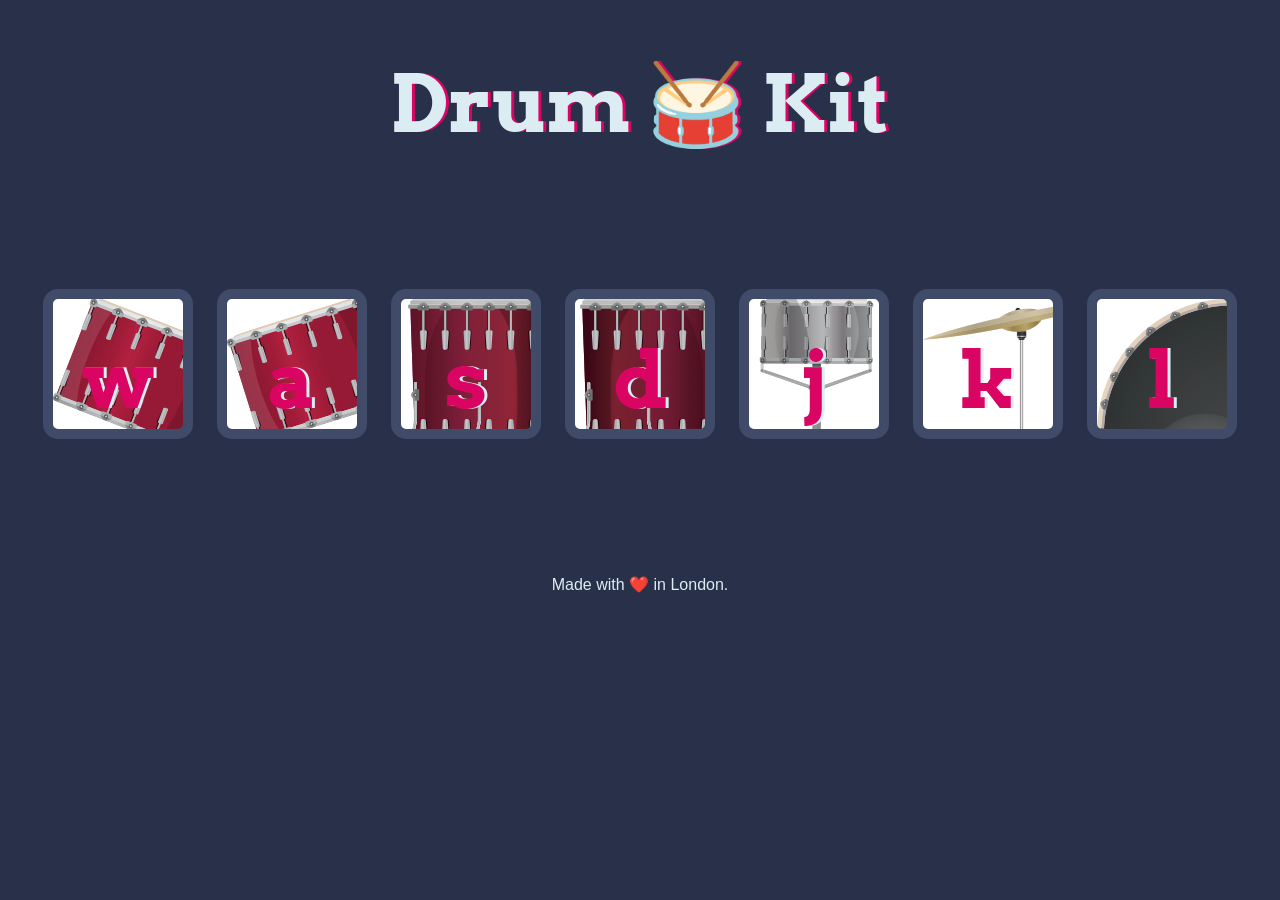
<file: drum_kit/index.html>
<!DOCTYPE html>
<html lang="en" dir="ltr">

<head>
  <meta charset="utf-8">
  <title>Drum Kit</title>
  <link rel="stylesheet" href="styles.css">
  <link href="https://fonts.googleapis.com/css?family=Arvo" rel="stylesheet">
</head>

<body>

  <h1 id="title">Drum 🥁 Kit</h1>
  <div class="set">
    <button class="w drum">w</button>
    <button class="a drum">a</button>
    <button class="s drum">s</button>
    <button class="d drum">d</button>
    <button class="j drum">j</button>
    <button class="k drum">k</button>
    <button class="l drum">l</button>
  </div>


  <footer>
    Made with ❤️ in London.
  </footer>
  <script src="index.js"></script>
</body>

</html>
</file>
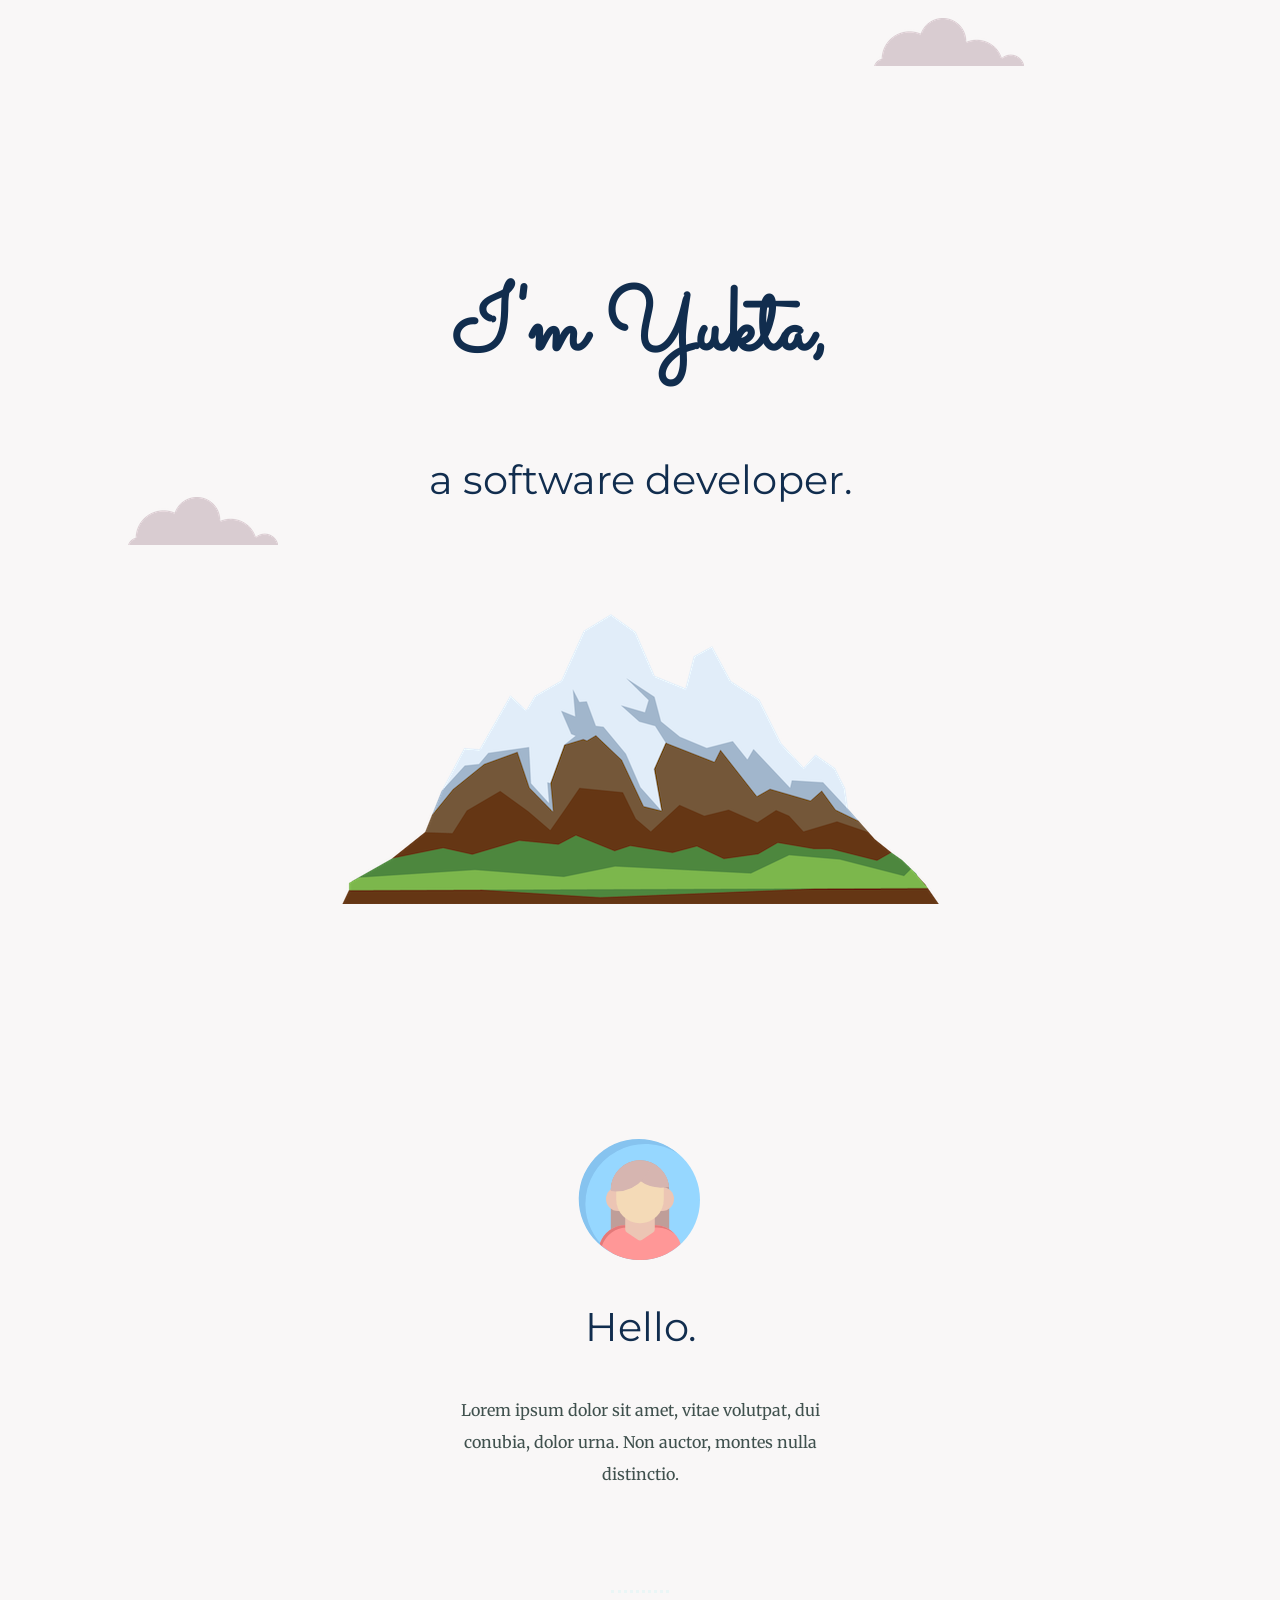
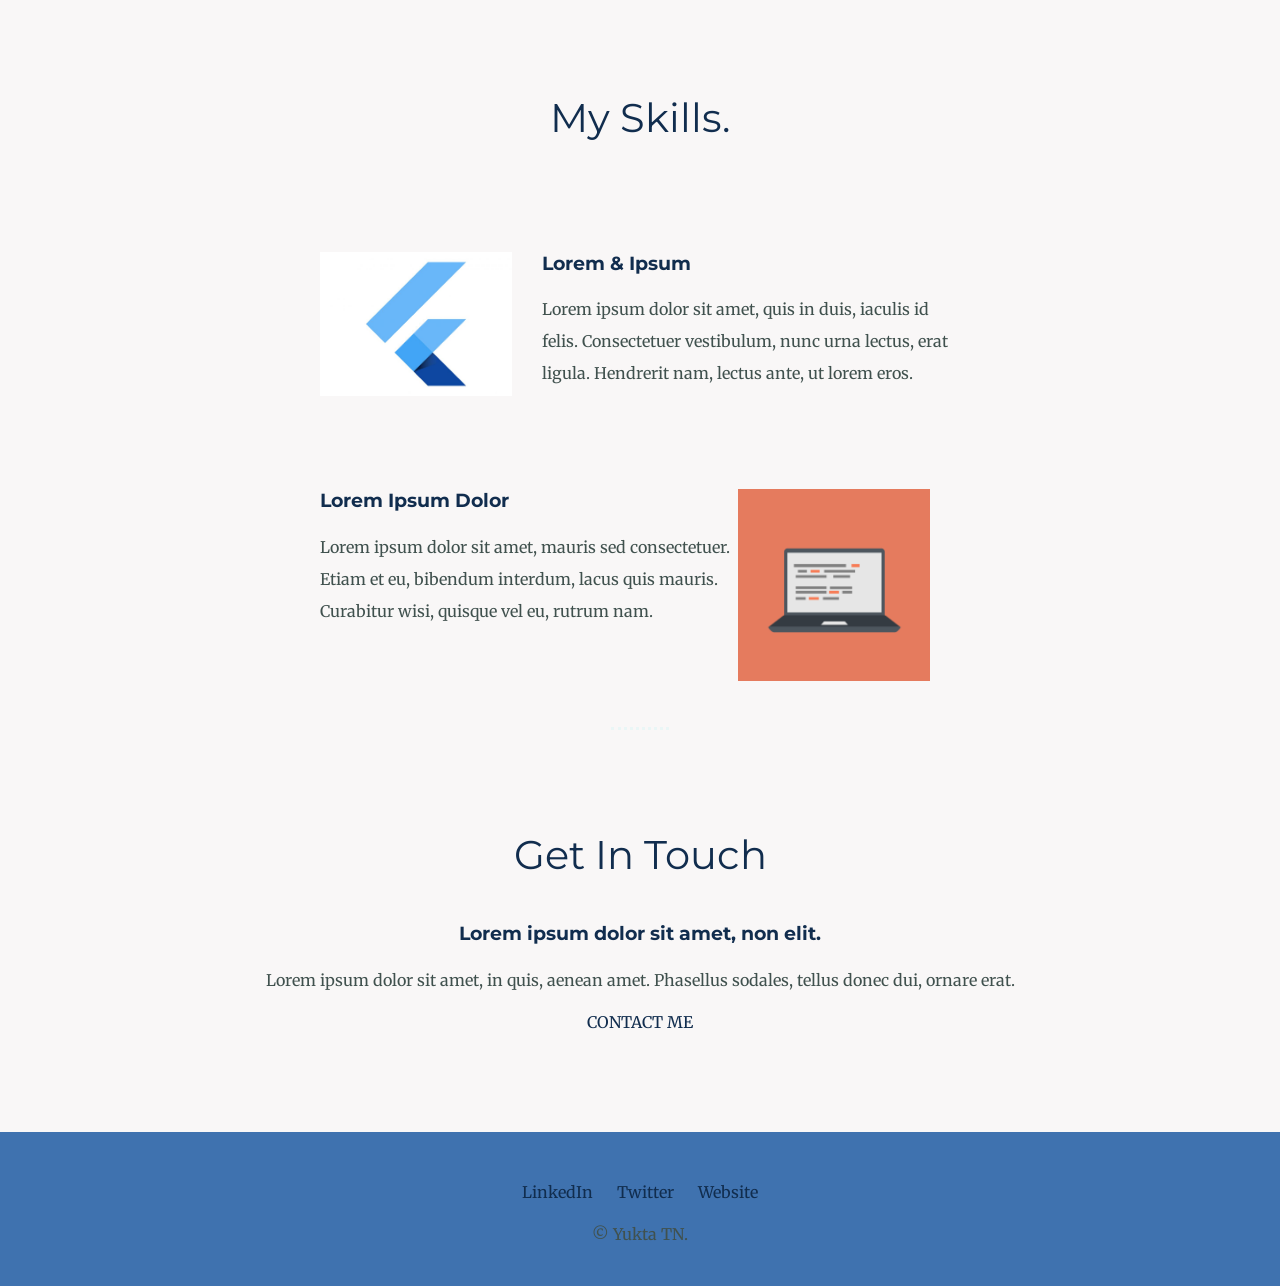
<file: personal website (HTML)/index.html>
<!DOCTYPE html>
<html>

<head>
    <meta charset="utf-8">
    <title>Yukta TN</title>
    <link rel="stylesheet" href="css/styles.css">
    <link rel="shortcut icon" href="favicon.ico" type="image/x-icon">
    <link rel="preconnect" href="https://fonts.googleapis.com">
    <link rel="preconnect" href="https://fonts.gstatic.com" crossorigin>
    <link href="https://fonts.googleapis.com/css2?family=Merriweather&family=Montserrat&family=Sacramento&display=swap" rel="stylesheet">

</head>

<body>
    <div class="top-container">
        <img class="top-cloud" src="images/cloud.png" alt="cloud image">
        <h1>I'm Yukta,</h1>
        <h2>a software developer.</h2>
        <img class="bottom-cloud" src="images/cloud.png" alt="cloud image">
        <img class="mountain" src="images/mountain.png" alt="mountain image">
    </div>
    <div class="middle-container">
        <div class="profile">
          <img class ="profile-image"src="images/profile.svg" alt="">
          <h2>Hello.</h2>
          <p class="intro">Lorem ipsum dolor sit amet, vitae volutpat, dui conubia, dolor urna. Non auctor, montes nulla distinctio.</p>
        </div>
        <hr>
        <div class="skills">
          <h2>My Skills.</h2>
          <div class="skill-row">
            <img class="flutter-logo" src="images/flutter-logo.jpg" alt="">
            <h3>Lorem & Ipsum</h3>
            <p class="flutter-desc">Lorem ipsum dolor sit amet, quis in duis, iaculis id felis. Consectetuer vestibulum, nunc urna lectus, erat ligula. Hendrerit nam, lectus ante, ut lorem eros.</p>
          </div>
          <div class="skill-row">
            <img class="programming" src="images/computer.png" alt="">
            <h3>Lorem Ipsum Dolor</h3>
            <p class="programming-desc">Lorem ipsum dolor sit amet, mauris sed consectetuer. Etiam et eu, bibendum interdum, lacus quis mauris. Curabitur wisi, quisque vel eu, rutrum nam.</p>
          </div>
        </div>
        <hr>
        <div class="contact-me">
          <h2>Get In Touch</h2>
          <h3>Lorem ipsum dolor sit amet, non elit.</h3>
          <p>Lorem ipsum dolor sit amet, in quis, aenean amet. Phasellus sodales, tellus donec dui, ornare erat.</p>
          <a class="btn" href="mailto:name@email.com">CONTACT ME</a>
        </div>
      </div>
      
      
      <div class="bottom-container">
        <a class="footer-link" href="https://www.linkedin.com/">LinkedIn</a>
        <a class="footer-link" href="https://twitter.com/">Twitter</a>
        <a class="footer-link" href="https://www.appbrewery.co/">Website</a>
        <p>© Yukta TN.</p>
      </div>

</body>

</html>
</file>
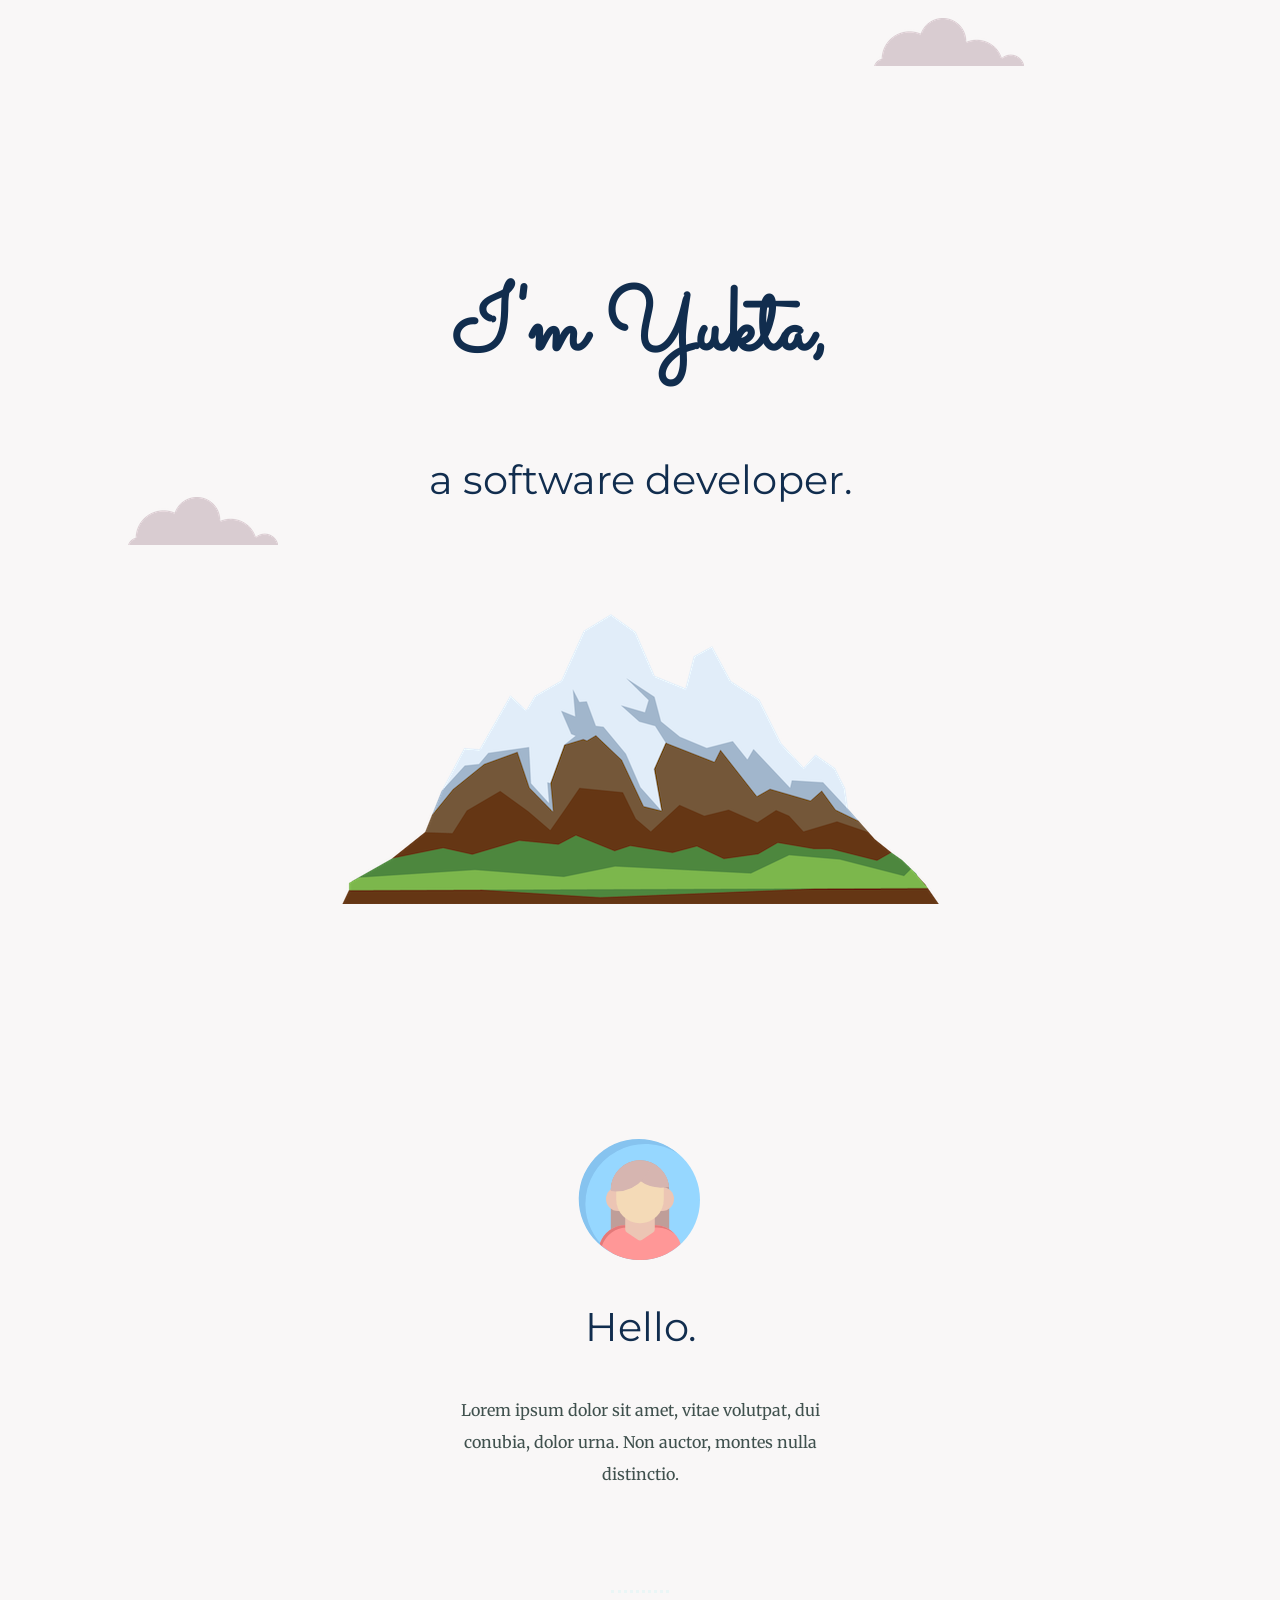
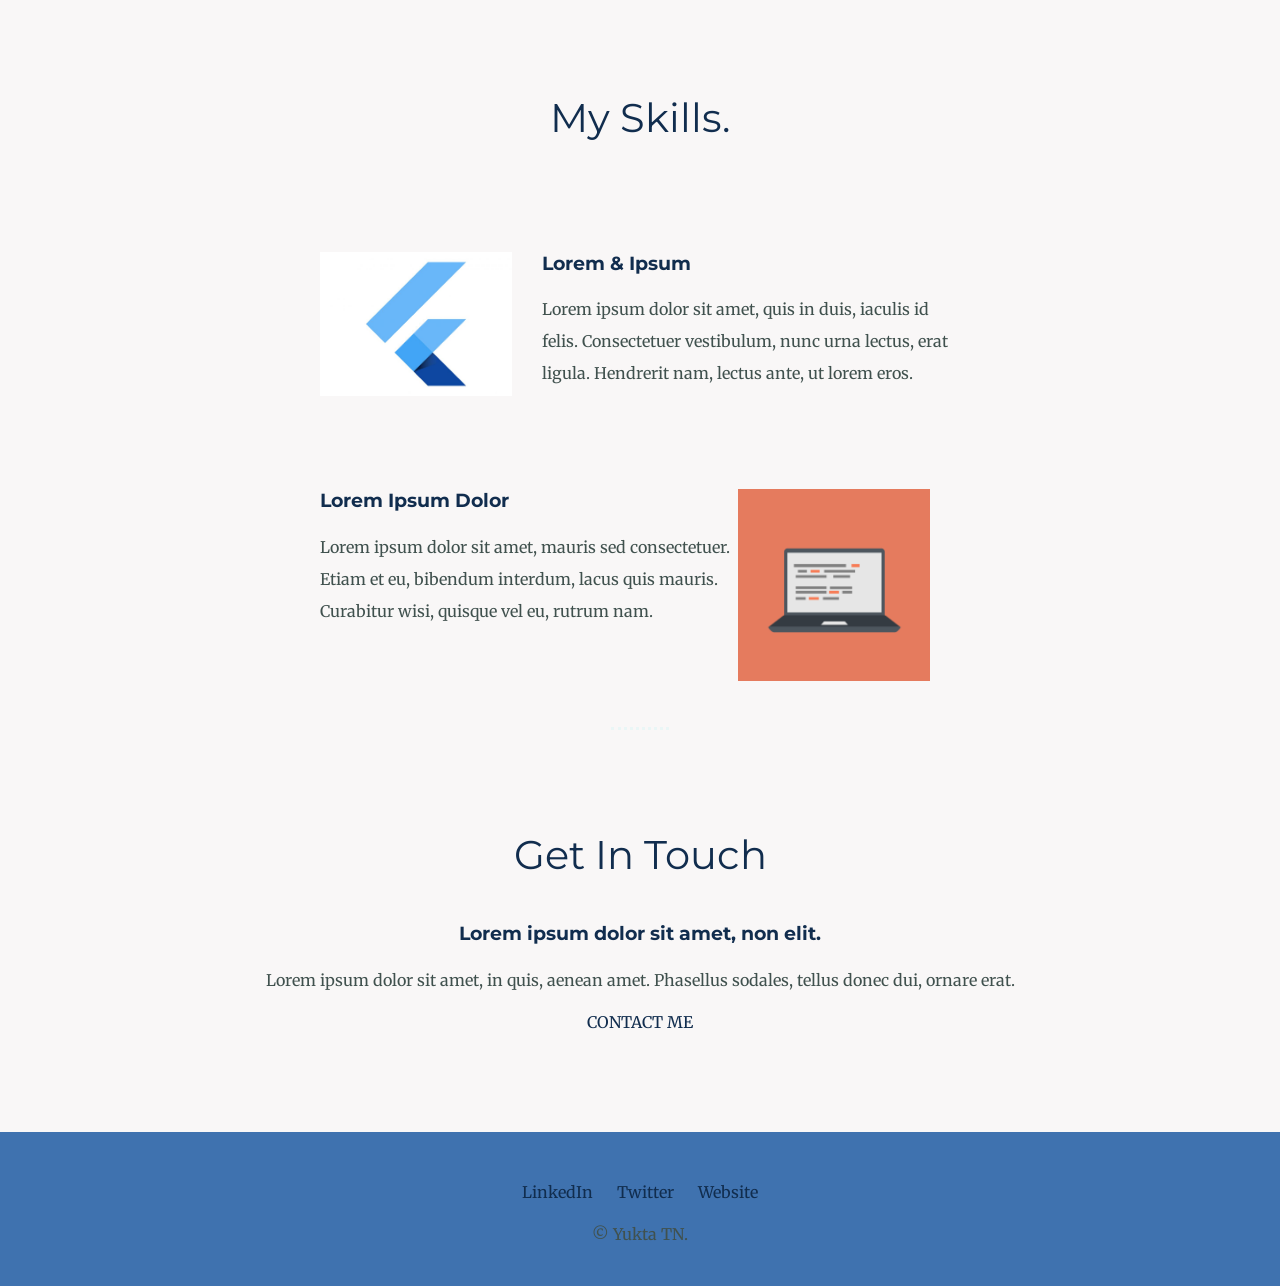
<file: personal_website/index.html>
<!DOCTYPE html>
<html>

<head>
    <meta charset="utf-8">
    <title>Yukta TN</title>
    <link rel="stylesheet" href="css/styles.css">
    <link rel="shortcut icon" href="favicon.ico" type="image/x-icon">
    <link rel="preconnect" href="https://fonts.googleapis.com">
    <link rel="preconnect" href="https://fonts.gstatic.com" crossorigin>
    <link href="https://fonts.googleapis.com/css2?family=Merriweather&family=Montserrat&family=Sacramento&display=swap" rel="stylesheet">

</head>

<body>
    <div class="top-container">
        <img class="top-cloud" src="images/cloud.png" alt="cloud image">
        <h1>I'm Yukta,</h1>
        <h2>a software developer.</h2>
        <img class="bottom-cloud" src="images/cloud.png" alt="cloud image">
        <img class="mountain" src="images/mountain.png" alt="mountain image">
    </div>
    <div class="middle-container">
        <div class="profile">
          <img class ="profile-image"src="images/profile.svg" alt="" >
          <h2>Hello.</h2>
          <p class="intro">Lorem ipsum dolor sit amet, vitae volutpat, dui conubia, dolor urna. Non auctor, montes nulla distinctio.</p>
        </div>
        <hr>
        <div class="skills">
          <h2>My Skills.</h2>
          <div class="skill-row">
            <img class="flutter-logo" src="images/flutter-logo.jpg" alt="">
            <h3>Lorem & Ipsum</h3>
            <p class="flutter-desc">Lorem ipsum dolor sit amet, quis in duis, iaculis id felis. Consectetuer vestibulum, nunc urna lectus, erat ligula. Hendrerit nam, lectus ante, ut lorem eros.</p>
          </div>
          <div class="skill-row">
            <img class="programming" src="images/computer.png" alt="">
            <h3>Lorem Ipsum Dolor</h3>
            <p class="programming-desc">Lorem ipsum dolor sit amet, mauris sed consectetuer. Etiam et eu, bibendum interdum, lacus quis mauris. Curabitur wisi, quisque vel eu, rutrum nam.</p>
          </div>
        </div>
        <hr>
        <div class="contact-me">
          <h2>Get In Touch</h2>
          <h3>Lorem ipsum dolor sit amet, non elit.</h3>
          <p>Lorem ipsum dolor sit amet, in quis, aenean amet. Phasellus sodales, tellus donec dui, ornare erat.</p>
          <a class="btn" href="mailto:name@email.com">CONTACT ME</a>
        </div>
      </div>
      
      
      <div class="bottom-container">
        <a class="footer-link" href="https://www.linkedin.com/">LinkedIn</a>
        <a class="footer-link" href="https://twitter.com/">Twitter</a>
        <a class="footer-link" href="https://www.appbrewery.co/">Website</a>
        <p>© Yukta TN.</p>
      </div>

</body>

</html>
</file>
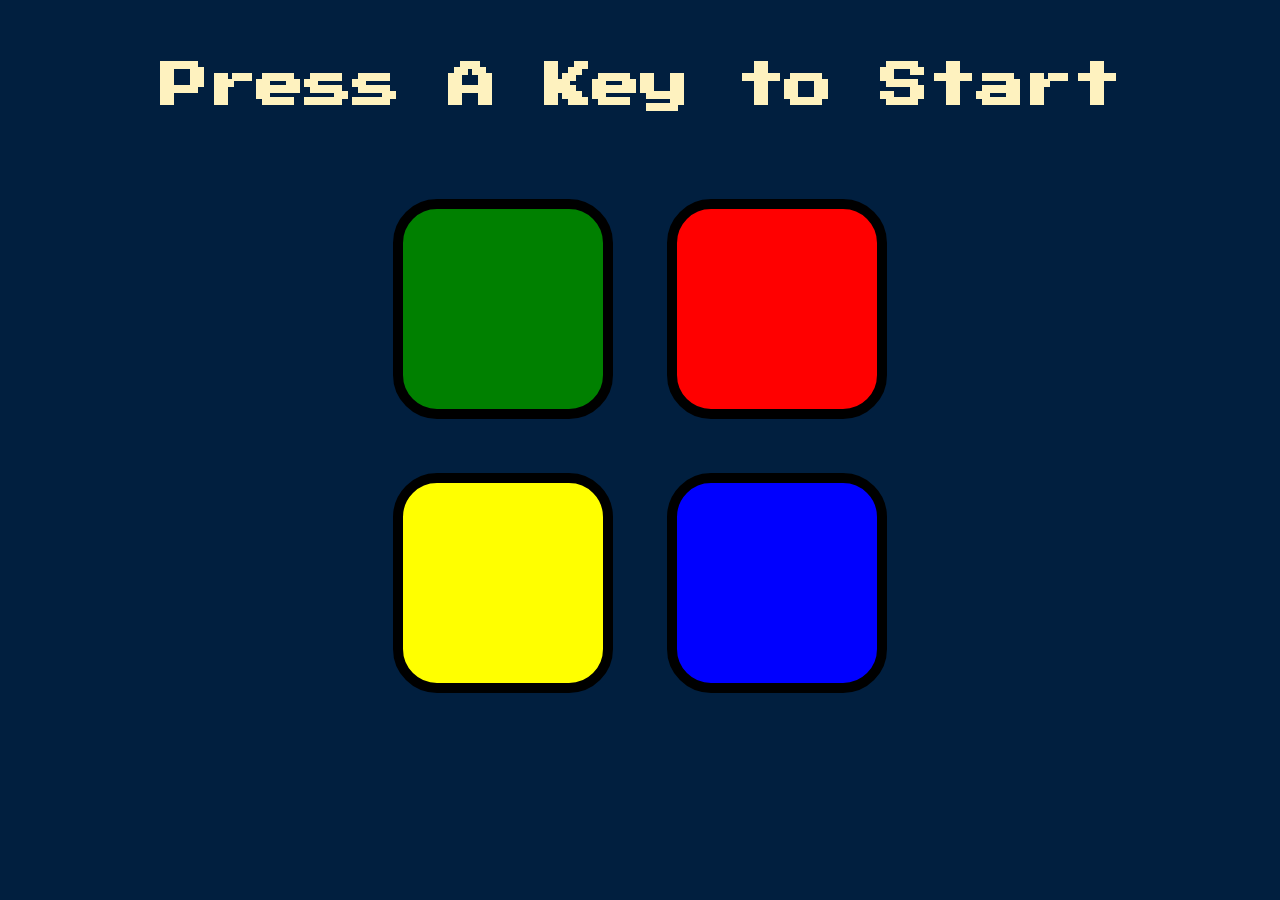
<file: simon_game/index.html>
<!DOCTYPE html>
<html lang="en" dir="ltr">

<head>
  <meta charset="utf-8">
  <title>Simon</title>
  <link rel="stylesheet" href="styles.css">
  <link href="https://fonts.googleapis.com/css?family=Press+Start+2P" rel="stylesheet">
</head>

<body>
  <h1 id="level-title">Press A Key to Start</h1>
  <div class="container">
    <div lass="row">

      <div type="button" id="green" class="btn green">

      </div>

      <div type="button" id="red" class="btn red">

      </div>
    </div>

    <div class="row">

      <div type="button" id="yellow" class="btn yellow">

      </div>
      <div type="button" id="blue" class="btn blue">

      </div>

    </div>

  </div>





 <!-- scripts  -->
<script src="https://ajax.googleapis.com/ajax/libs/jquery/3.6.0/jquery.min.js"></script>    
<script src="game.js"></script>
</body>

</html>
</file>
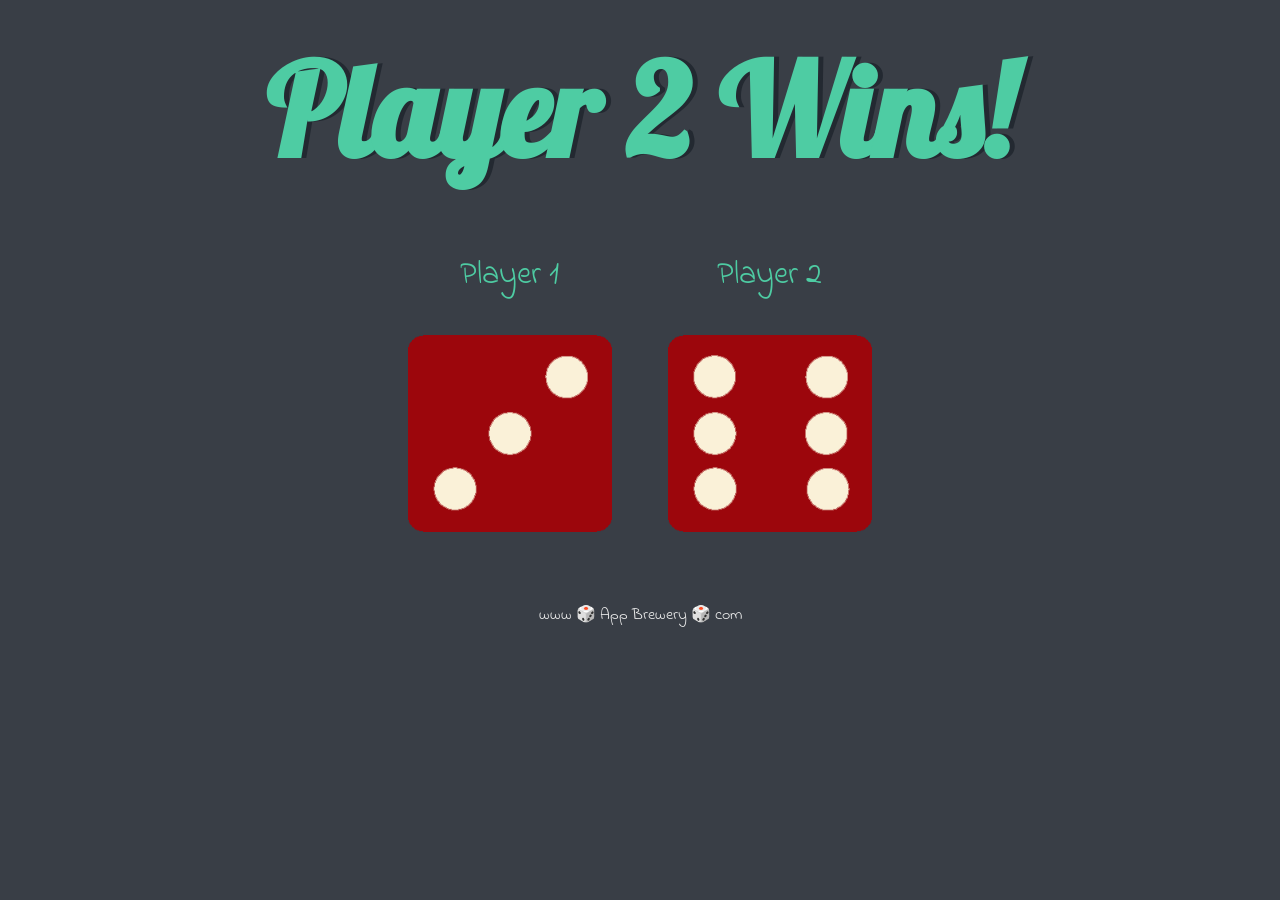
<file: dice_website/dicee.html>
<!DOCTYPE html>
<html lang="en" dir="ltr">
  <head>
    <meta charset="utf-8">
    <title>Dicee</title>
    <link rel="stylesheet" href="styles.css">
    <link href="https://fonts.googleapis.com/css?family=Indie+Flower|Lobster" rel="stylesheet">

  </head>
  <body>

    <div class="container">
      <h1>Refresh Me</h1>

      <div class="dice">
        <p>Player 1</p>
        <img class="img1" src="images\dice6.png">
      </div>

      <div class="dice">
        <p>Player 2</p>
        <img class="img2" src="images\dice6.png">
      </div>

    </div>

    <script src="index.js"></script>
  </body>

  <footer>
    www 🎲 App Brewery 🎲 com
  </footer>
</html>
</file>
<file: drum_kit/styles.css>
body {
  text-align: center;
  background-color: #283149;
}

h1 {
  font-size: 5rem;
  color: #DBEDF3;
  font-family: "Arvo", cursive;
  text-shadow: 3px 0 #DA0463;

}

footer {
  color: #DBEDF3;
  font-family: sans-serif;
}

.w {
  background-image: url("images/tom1.png");
}

.a {
  background-image: url("images/tom2.png");
}

.s {
  background-image: url("images/tom3.png");
}

.d {
  background-image: url("images/tom4.png");
}

.j {
  background-image: url("images/snare.png");
}

.k {
  background-image: url("images/crash.png");
}

.l {
  background-image: url("images/kick.png");
}

.set {
  margin: 10% auto;
}

.game-over {
  background-color: red;
  opacity: 0.8;
}

.pressed {
  box-shadow: 0 3px 4px 0 #DBEDF3;
  opacity: 0.5;
}

.red {
  color: red;
}

.drum {
  outline: none;
  border: 10px solid #404B69;
  font-size: 5rem;
  font-family: 'Arvo', cursive;
  line-height: 2;
  font-weight: 900;
  color: #DA0463;
  text-shadow: 3px 0 #DBEDF3;
  border-radius: 15px;
  display: inline-block;
  width: 150px;
  height: 150px;
  text-align: center;
  margin: 10px;
  background-color: white;
}
</file>
<file: personal website (HTML)/css/styles.css>
/**************TAG SELECTORS*************/
body{
    color: #40514E;
    background-color: #F9F7F7;
    margin: 0px;
    text-align: center;
    font-family:"Merriweather",serif;

}
h1{
    margin: 50px auto 0 auto;
    font-size: 5.625rem;
    font-family:"Sacramento",cursive;
    line-height: 2;
    color: #112D4E;;
}
h2{
    font-family: "Montserrat",sans-serif;
    font-size: 2.5rem;
    font-weight: normal;
    color: #112D4E;;
    padding-bottom: 10px;

}
h3{
    color: #112D4E;;
    font-family: "Montserrat",sans-serif;
}
p{
    line-height: 2;
}
hr{
    border: dotted #EAF6F6;
    border-bottom: none;
    width: 4%;
    margin: 100px auto;
}
a{
    color: #112D4E;
    text-decoration: none;
    margin: 0 10px;
}
/**************CLASS SELECTORS*************/
.top-container{
    padding-top: 15%;
    position: relative;
}
.middle-container{
    margin: 100px 0;
}
.bottom-container{
    background-color: #3F72AF;
    padding: 50px 0 20px;
}
.top-cloud{
    position: absolute;
    right: 20%;
    top: 2%;
}
.bottom-cloud{
    position: absolute;
    left: 10%;
    bottom: 40%;
}
.profile-image{
    margin-top: 10%;
    width: 10%;
    height: 10%;
    border-radius: 50%;
}
.flutter-logo{
    float: left;
    width: 30%;

    margin-right: 30px;
}
.programming{
    float: right;
    width: 30%;
    margin-right: 30px;
}
.footer-link{
    color: #112D4E;
}
.skill-row{
    text-align: left;
    width: 50%;
    margin: 100px auto 100px auto;
}
.intro{
    width: 30%;
    margin: auto;
}
</file>
<file: personal_website/css/styles.css>
/**************TAG SELECTORS*************/
body{
    color: #40514E;
    background-color: #F9F7F7;
    margin: 0px;
    text-align: center;
    font-family:"Merriweather",serif;

}
h1{
    margin: 50px auto 0 auto;
    font-size: 5.625rem;
    font-family:"Sacramento",cursive;
    line-height: 2;
    color: #112D4E;;
}
h2{
    font-family: "Montserrat",sans-serif;
    font-size: 2.5rem;
    font-weight: normal;
    color: #112D4E;;
    padding-bottom: 10px;

}
h3{
    color: #112D4E;;
    font-family: "Montserrat",sans-serif;
}
p{
    line-height: 2;
}
hr{
    border: dotted #EAF6F6;
    border-bottom: none;
    width: 4%;
    margin: 100px auto;
}
a{
    color: #112D4E;
    text-decoration: none;
    margin: 0 10px;
}
/**************CLASS SELECTORS*************/
.top-container{
    padding-top: 15%;
    position: relative;
}
.middle-container{
    margin: 100px 0;
}
.bottom-container{
    background-color: #3F72AF;
    padding: 50px 0 20px;
}
.top-cloud{
    position: absolute;
    right: 20%;
    top: 2%;
}
.bottom-cloud{
    position: absolute;
    left: 10%;
    bottom: 40%;
}
.profile-image{
    margin-top: 10%;
    width: 10%;
    height: 10%;
    border-radius: 50%;
}
.flutter-logo{
    float: left;
    width: 30%;

    margin-right: 30px;
}
.programming{
    float: right;
    width: 30%;
    margin-right: 30px;
}
.footer-link{
    color: #112D4E;
}
.skill-row{
    text-align: left;
    width: 50%;
    margin: 100px auto 100px auto;
}
.intro{
    width: 30%;
    margin: auto;
}
</file>
<file: simon_game/styles.css>
body {
  text-align: center;
  background-color: #011F3F;
}

#level-title {
  font-family: 'Press Start 2P', cursive;
  font-size: 3rem;
  margin:  5%;
  color: #FEF2BF;
}

.container {
  display: block;
  width: 50%;
  margin: auto;

}

.btn {
  margin: 25px;
  display: inline-block;
  height: 200px;
  width: 200px;
  border: 10px solid black;
  border-radius: 20%;
}

.game-over {
  background-color: red;
  opacity: 0.8;
}

.red {
  background-color: red;
}

.green {
  background-color: green;
}

.blue {
  background-color: blue;
}

.yellow {
  background-color: yellow;
}

.pressed {
  box-shadow: 0 0 20px white;
  background-color: grey;
}
</file>
<file: dice_website/styles.css>
.container {
  width: 70%;
  margin: auto;
  text-align: center;
}

.dice {
  text-align: center;
  display: inline-block;

}

body {
  background-color: #393E46;
}

h1 {
  margin: 30px;
  font-family: 'Lobster', cursive;
  text-shadow: 5px 0 #232931;
  font-size: 8rem;
  color: #4ECCA3;
}

p {
  font-size: 2rem;
  color: #4ECCA3;
  font-family: 'Indie Flower', cursive;
}

img {
  width: 80%;
}

footer {
  margin-top: 5%;
  color: #EEEEEE;
  text-align: center;
  font-family: 'Indie Flower', cursive;

}
</file>
